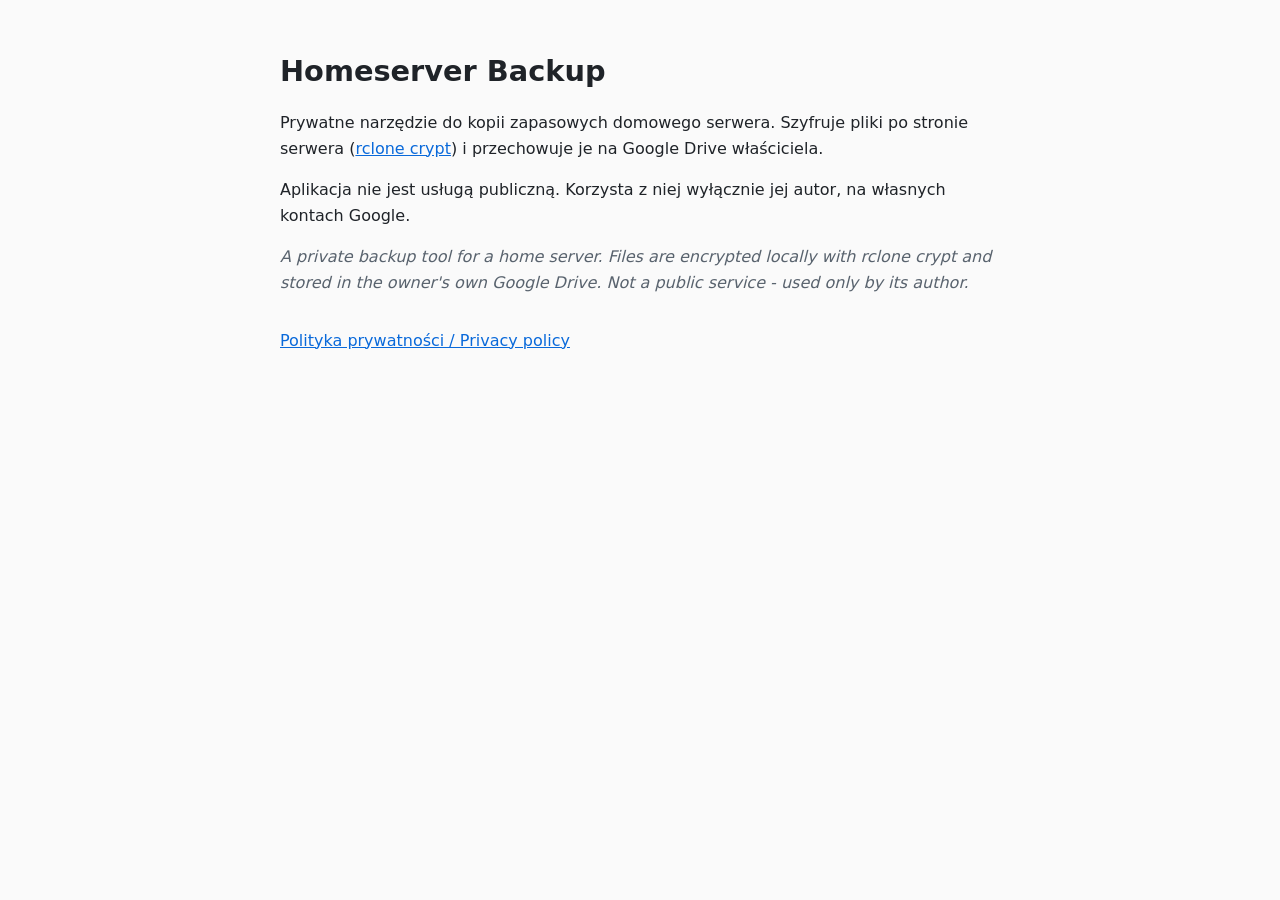
<file: index.html>
<!doctype html>
<html lang="pl">
<head>
  <meta charset="utf-8">
  <meta name="viewport" content="width=device-width, initial-scale=1">
  <title>Homeserver Backup</title>
  <link rel="stylesheet" href="style.css">
</head>
<body>
  <main>
    <h1>Homeserver Backup</h1>
    <p>Prywatne narzędzie do kopii zapasowych domowego serwera. Szyfruje pliki po stronie serwera
      (<a href="https://rclone.org/crypt/">rclone crypt</a>) i przechowuje je na Google Drive
      właściciela.</p>
    <p>Aplikacja nie jest usługą publiczną. Korzysta z niej wyłącznie jej autor, na własnych kontach Google.</p>
    <p><em>A private backup tool for a home server. Files are encrypted locally with rclone crypt and stored
      in the owner's own Google Drive. Not a public service - used only by its author.</em></p>
    <nav><a href="privacy.html">Polityka prywatności / Privacy policy</a></nav>
  </main>
</body>
</html>
</file>
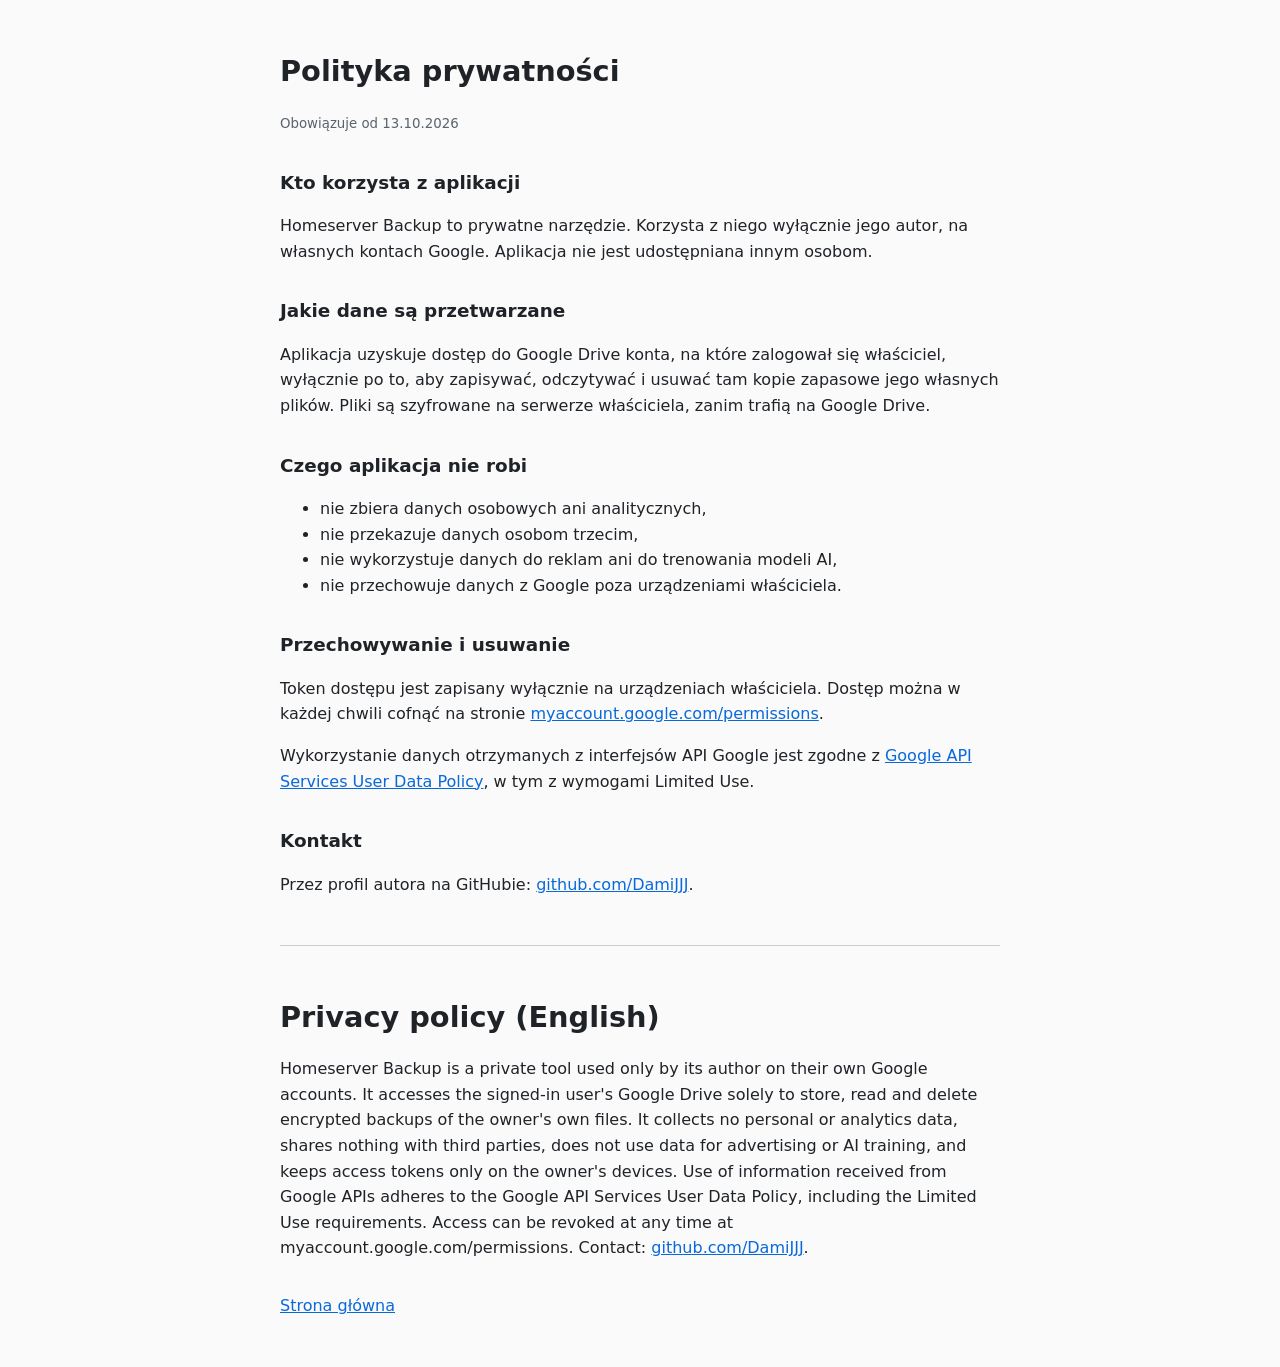
<file: privacy.html>
<!doctype html>
<html lang="pl">
<head>
  <meta charset="utf-8">
  <meta name="viewport" content="width=device-width, initial-scale=1">
  <title>Polityka prywatności - Homeserver Backup</title>
  <link rel="stylesheet" href="style.css">
</head>
<body>
  <main>
    <h1>Polityka prywatności</h1>
    <p><small>Obowiązuje od 13.10.2026</small></p>

    <h2>Kto korzysta z aplikacji</h2>
    <p>Homeserver Backup to prywatne narzędzie. Korzysta z niego wyłącznie jego autor, na własnych kontach
      Google. Aplikacja nie jest udostępniana innym osobom.</p>

    <h2>Jakie dane są przetwarzane</h2>
    <p>Aplikacja uzyskuje dostęp do Google Drive konta, na które zalogował się właściciel, wyłącznie po to,
      aby zapisywać, odczytywać i usuwać tam kopie zapasowe jego własnych plików. Pliki są szyfrowane
      na serwerze właściciela, zanim trafią na Google Drive.</p>

    <h2>Czego aplikacja nie robi</h2>
    <ul>
      <li>nie zbiera danych osobowych ani analitycznych,</li>
      <li>nie przekazuje danych osobom trzecim,</li>
      <li>nie wykorzystuje danych do reklam ani do trenowania modeli AI,</li>
      <li>nie przechowuje danych z Google poza urządzeniami właściciela.</li>
    </ul>

    <h2>Przechowywanie i usuwanie</h2>
    <p>Token dostępu jest zapisany wyłącznie na urządzeniach właściciela. Dostęp można w każdej chwili cofnąć
      na stronie <a href="https://myaccount.google.com/permissions">myaccount.google.com/permissions</a>.</p>
    <p>Wykorzystanie danych otrzymanych z interfejsów API Google jest zgodne z
      <a href="https://developers.google.com/terms/api-services-user-data-policy">Google API Services User Data Policy</a>,
      w tym z wymogami Limited Use.</p>

    <h2>Kontakt</h2>
    <p>Przez profil autora na GitHubie: <a href="https://github.com/DamiJJJ">github.com/DamiJJJ</a>.</p>

    <hr>

    <h1>Privacy policy (English)</h1>
    <p>Homeserver Backup is a private tool used only by its author on their own Google accounts. It accesses the
      signed-in user's Google Drive solely to store, read and delete encrypted backups of the owner's own files.
      It collects no personal or analytics data, shares nothing with third parties, does not use data for
      advertising or AI training, and keeps access tokens only on the owner's devices. Use of information
      received from Google APIs adheres to the Google API Services User Data Policy, including the Limited Use
      requirements. Access can be revoked at any time at myaccount.google.com/permissions.
      Contact: <a href="https://github.com/DamiJJJ">github.com/DamiJJJ</a>.</p>

    <nav><a href="./">Strona główna</a></nav>
  </main>
</body>
</html>
</file>
<file: style.css>
:root { --bg: #fafafa; --fg: #1f2328; --muted: #59636e; --link: #0969da; }
@media (prefers-color-scheme: dark) {
  :root { --bg: #0d1117; --fg: #e6edf3; --muted: #9198a1; --link: #4493f8; }
}
body { margin: 0; background: var(--bg); color: var(--fg);
  font: 16px/1.6 system-ui, -apple-system, "Segoe UI", sans-serif; }
main { max-width: 720px; margin: 0 auto; padding: 48px 16px; }
h1 { font-size: 1.8rem; margin: 0 0 16px; }
h2 { font-size: 1.15rem; margin: 32px 0 8px; }
a { color: var(--link); }
small, em { color: var(--muted); }
hr { border: 0; border-top: 1px solid var(--muted); opacity: .3; margin: 48px 0; }
nav { margin-top: 32px; }
</file>
